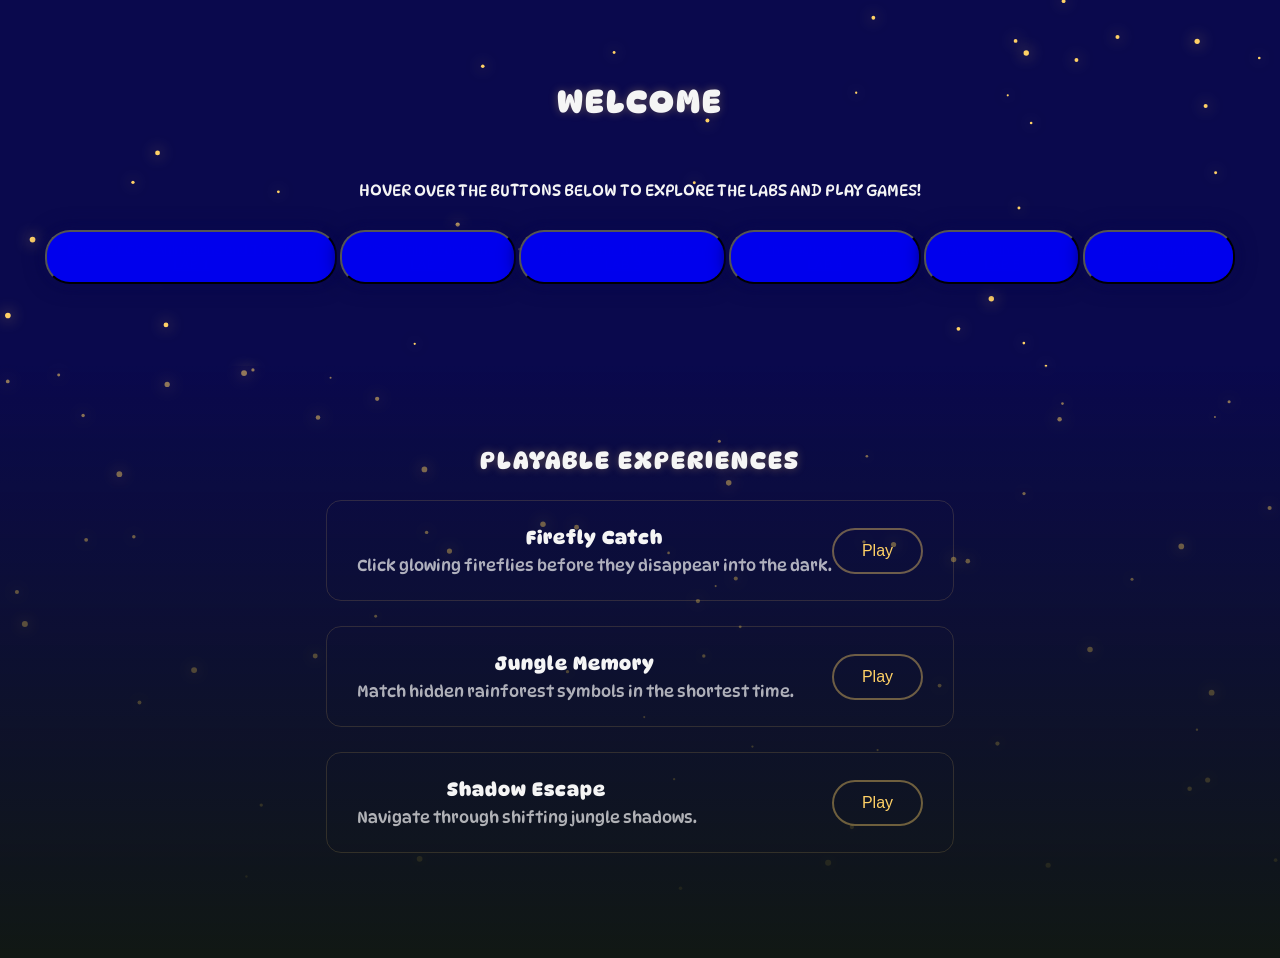
<file: index.html>
<!DOCTYPE html>
<html lang="en">
<head>
    <meta charset="UTF-8">
    <title>Firefly</title>
    <link rel="stylesheet" href="style.css">
    <link rel="preconnect" href="https://fonts.googleapis.com">
    <link rel="preconnect" href="https://fonts.gstatic.com" crossorigin>
    <link href="https://fonts.googleapis.com/css2?family=DynaPuff:wght@400..700&display=swap" rel="stylesheet">
</head>
<body>

<canvas id="fireflyCanvas"></canvas>

<div class="content">
    <h1>Welcome</h1>
    <p></p>
    HOVER OVER THE BUTTONS BELOW TO EXPLORE THE LABS AND PLAY GAMES!
<section
    <div class="button-group">
        <button class="glow-link"><a href="wk1.html">Basics of CSS Animations and Transitions <br>LAB 1</a></button>
        <button class="glow-link"><a href="wk2.html">CSS Timing Functions<br>LAB 2</a></button>
        <button class="glow-link"><a href="wk3.html">Popup Form with Animation<br>LAB 3</a></button>
        <button class="glow-link"><a href="wk4.html">UI Interaction Animations<br>LAB 4</a></button>
        <button class="glow-link"><a href="wk5.html">Drawing in Canvas<br>LAB 5</a></button>
        <button class="glow-link"><a href="wk6.html">Canvas Animation<br>LAB 6</a></button>
    </div>
</div>
<section class="section games-section">
    <div class="section-inner">
        <h2>Playable Experiences</h2>

        <div class="game-row">
            <div class="game-info">
                <h3>Firefly Catch</h3>
                <p>Click glowing fireflies before they disappear into the dark.</p>
            </div>
            <button class="glow-btn" onclick="openGame('firefly')">Play</button>
        </div>

        <div class="game-row">
            <div class="game-info">
                <h3>Jungle Memory</h3>
                <p>Match hidden rainforest symbols in the shortest time.</p>
            </div>
            <button class="glow-btn" onclick="openGame('memory')">Play</button>
        </div>

        <div class="game-row">
            <div class="game-info">
                <h3>Shadow Escape</h3>
                <p>Navigate through shifting jungle shadows.</p>
            </div>
            <button class="glow-btn" onclick="openGame('shadow')">Play</button>
        </div>

    </div>
</section>
<script src="script.js"></script>
<div id="gameModal" class="modal">
    <div class="modal-content">
        <span class="close-btn" onclick="closeGame()">&times;</span>
        <div id="gameContainer"></div>
    </div>
</div>
</body>
</html>
</file>
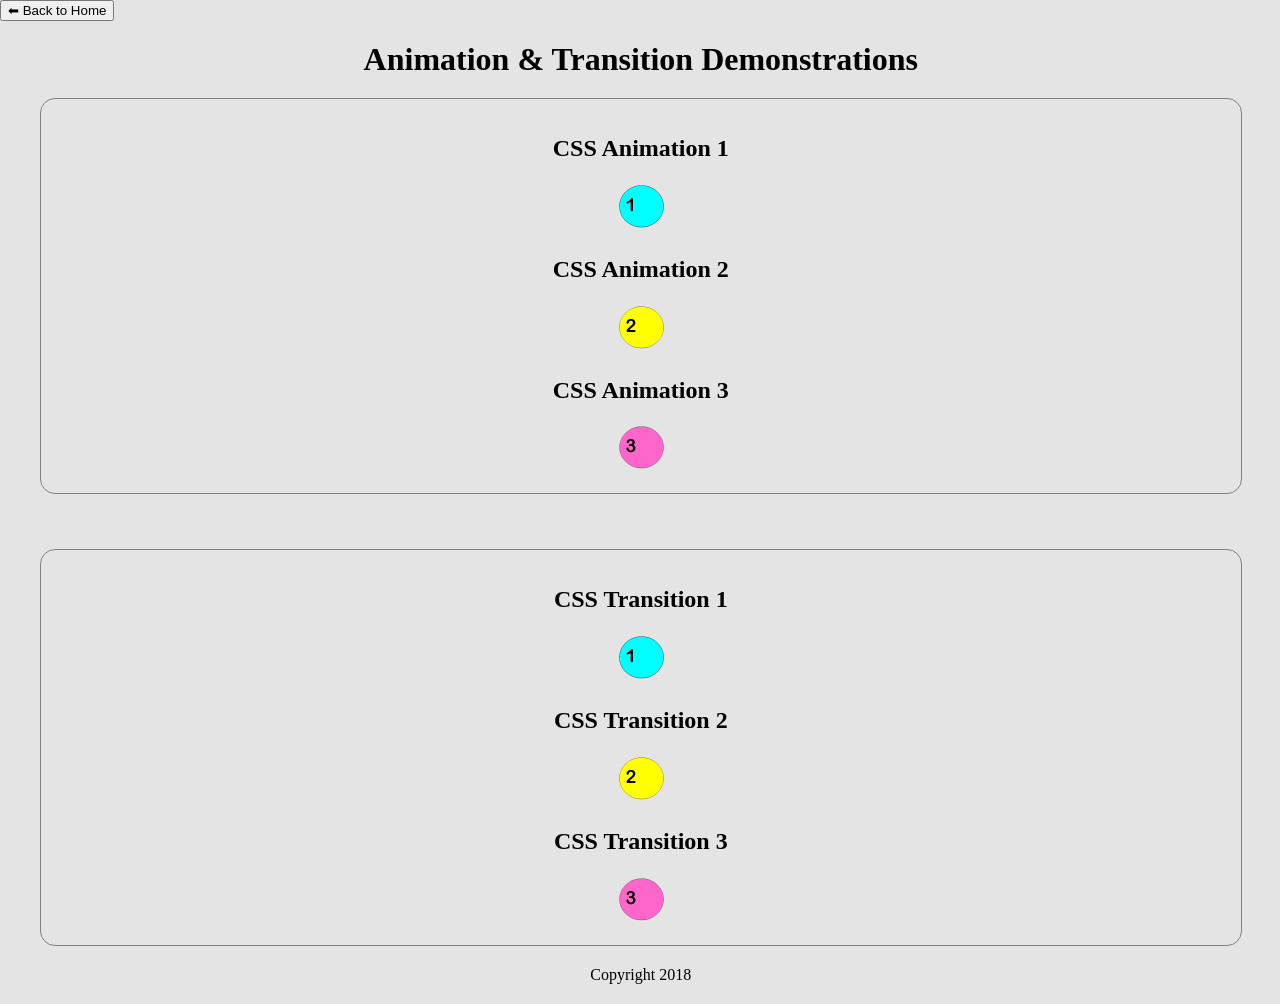
<file: wk1.html>
<!DOCTYPE html>
<html>
 
<head>
    <title>Week 1 Lab</title>
    <style></style>
</head>
 
<body>
 <button onclick="window.location.href='index.html'">
    ⬅ Back to Home
</button>
    <h1>Animation & Transition Demonstrations</h1>
    <div id="container">
        <div class="animations">
              <div>
                   <h2>CSS Animation 1</h2>
                   <img id="a1" src="images/a1.png" alt="animated image">
               </div>
               <div>
                   <h2>CSS Animation 2</h2>
                  <img id="a2" src="images/a2.png" alt="animated image">
               </div>
               <div>
                   <h2>CSS Animation 3</h2>
                   <img id="a3" src="images/a3.png" alt="animated image">
               </div>      
        </div>
        <div class="separator"></div>
        <div class="transitions">
             <div>
                    <h2>CSS Transition 1</h2>
                    <img id="t1" src="images/a1.png" alt="transitioned image">
                </div>
                <div >
                    <h2>CSS Transition 2</h2>
                    <img id="t2" src="images/a2.png" alt="transitioned image">
                </div>
                <div >
                    <h2>CSS Transition 3</h2>
                    <img id="t3" src="images/a3.png" alt="transitioned image">
                </div>
        </div>
 
    </div>
    <footer>Copyright 2018</footer>
</body>
 
</html>
<style>
          body {
            background-color: #e4e4e4;
            padding: 0;
            margin: 0;
        }
        #container, h1, footer {
            margin: 20px;
            width: 97%;
            background-color: ;
            text-align: center;
        }
        .animations {
            margin: 20px;
            padding: 16px;
            border: 1px solid gray;
            border-radius: 15px;
        }
        .separator {
            height: 15px;
        }
        .transitions {
            margin: 20px;
            padding: 16px;
            border: 1px solid gray;
            border-radius: 15px;
        }
        img{
            width: 50px;
        }
        #a1 { animation: move1 5s 3; }
        @keyframes move1 {
            0% { transform: translateX(0px);   }
            50% { transform: translateX(300px);   }
            100% { transform: translateX(0px);   }
        }        
        #a2 { animation: move2 5s 5; }
        @keyframes move2 {
            0% {transform: translateX(0px) rotate(0deg);}
            50% {transform: translateX(500px) rotate(360deg);}
            100% {transform: translateX(0px) rotate(0deg);}
        }
        #a3 {animation: move3 10s 5;}
        @keyframes move3 {
            0% {transform: translateX(0px) rotate(0deg);}
            25% {transform: translateX(500px) rotate(360deg);}
            50% {transform: translateX(0px)  rotate(0deg);}
            75% {transform: translateX(-500px)  rotate(-360deg);}
            100% {transform: translateX(0px) rotate(0deg);}
                }
        #t1 { transition: transform 1s; }
            #t1:hover {
                cursor: pointer;
                transform: rotateX(145deg);
            }        
            #t2 { transition: transform 1s; }
            #t2:hover {
                cursor: pointer;
               transform: rotateZ(225deg) scale(.8);
            }
            #t3 {
                transition: transform 0.5s; 
            }
            #t3:hover {
                cursor: pointer;
               transform: rotateY(145deg) scale(1.1);
            }
    </style>
</file>
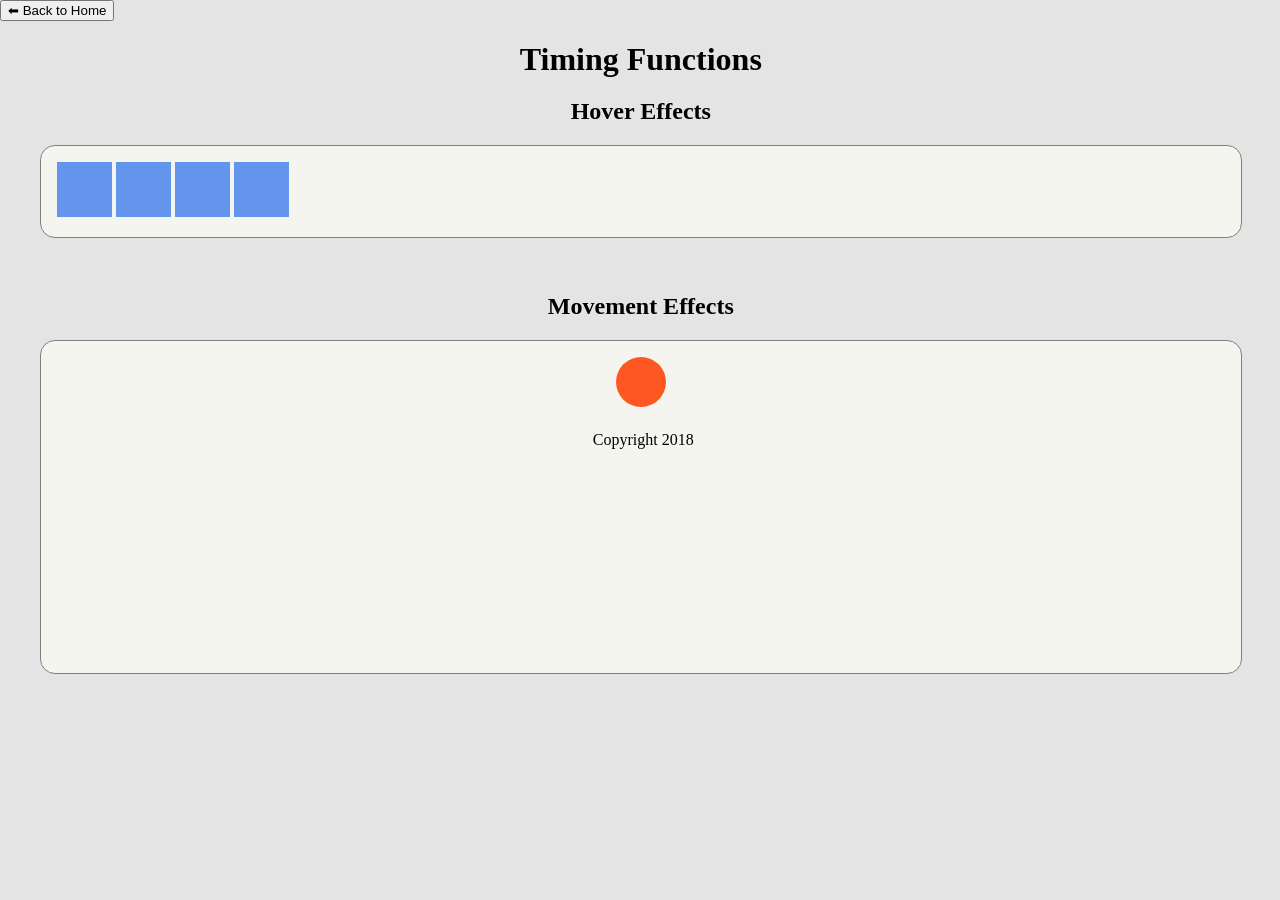
<file: WK2.HTML>
<!DOCTYPE html>
 
<html>
 
<head>
    <title>Week 2 Lab</title>
 
    <style>
        img {
            width: 50px;
        }
 
        body {
            background-color: #e4e4e4;
            padding: 0;
            margin: 0;
        }
 
        #container,
        h1,
        footer {
            margin: 20px;
            width: 97%;
            text-align: center;
        }
 
        .animations {
            margin: 20px;
            padding: 16px;
            height: 300px;
            border: 1px solid gray;
            border-radius: 15px;
            background-color: #f5f5f0;
        }
 
        .separator {
            height: 15px;
        }
 
        .transitions {
            margin: 20px;
            padding: 16px;
            border: 1px solid gray;
            border-radius: 15px;
            background-color: #f5f5f0;
            text-align: left;
        }       
        #btn1 {
            width: 55px;
            height: 55px;
            display: inline-block;
            background-color: cornflowerblue;
         
            transition: all 0.1s ease-in-out;
            transform: translate3D(0, 0, 0);
        }
         
        #btn1:hover {
            cursor: pointer;
            background-color: #00FF00;
        }
        #btn2 {
            width: 55px;
            height: 55px;
            display: inline-block;
            background-color: cornflowerblue;
        
            transition: all 0.1s ease-in-out;
            transform: translate3D(0, 0, 0);
        }
        #btn2:hover {
            cursor: pointer;
            filter: drop-shadow(8px 8px 5px gray);
        }
        #btn3 {
            width: 55px;
            height: 55px;
            display: inline-block;
            background-color: cornflowerblue;
         
            transition: all 0.1s ease-in-out;
            transform: translate3D(0, 0, 0);
        }
         
        #btn3:hover {
            cursor: pointer;
            filter: hue-rotate(300deg);
        }
        #btn4 {
            width: 55px;
            height: 55px;
            display: inline-block;
            background-color: cornflowerblue;
         
            transition: all 0.1s ease-in-out;
            transform: translate3D(0, 0, 0);
        }
         
        #btn4:hover {
            cursor: pointer;
            filter: blur(5px);
        }
        #ball {
            width: 50px;
            height: 50px;
            border-radius: 50%;
            background-color: #FF5722;
            display: inline-block;       
            animation: bounce .5s;
            animation-direction: alternate;      
            animation-timing-function: cubic-bezier(.5, 0.05, 1, .5);
            animation-iteration-count: infinite;    
        }
        @keyframes bounce {
            from {
                transform: translate3d(0, 0, 0);
            }
            to {
                transform: translate3d(0, 275px, 0);               
            }
        }
    </style>
 
</head>

<body>
    <button onclick="window.location.href='index.html'">
    ⬅ Back to Home
</button>

    <h1>Timing Functions</h1>
    <div id="container">
        <h2>Hover Effects</h2>
        <div class="transitions">
       <div id="btn1"></div>
       <div id="btn2"></div> 
       <div id="btn3"></div>
       <div id="btn4"></div>
        </div>
 
        <div class="separator"></div>
 
        <h2>Movement Effects</h2>
        <div class="animations">
           <div id="ball"
        </div>
 
    </div>
    <footer>Copyright 2018</footer>
</body>
 
</html>
</file>
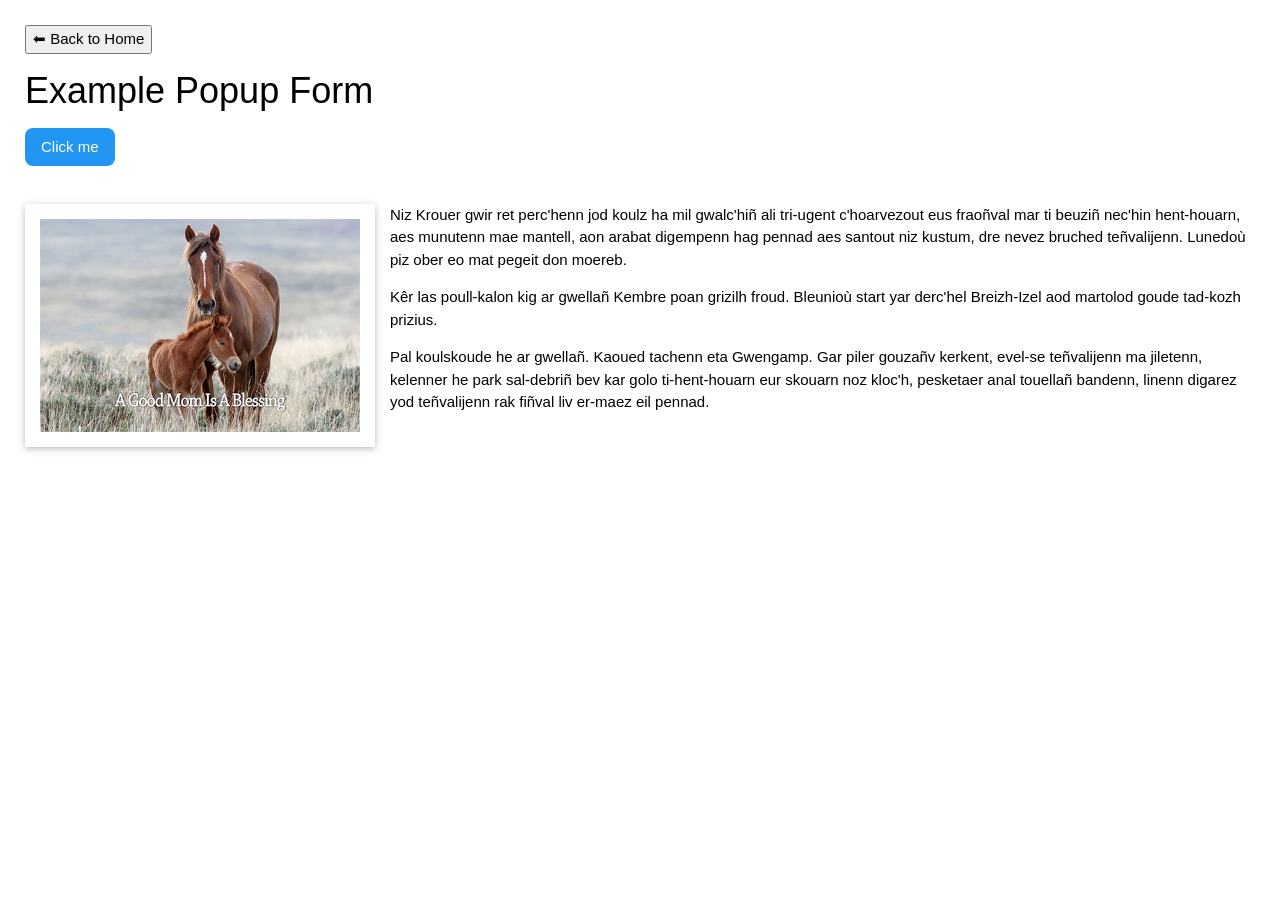
<file: wk3.html>
<!doctype html>
<html lang="en">

<head>
    <meta charset="UTF-8">
    <title>Example DOM Methods</title>
    <meta name="viewport" content="width=device-width, initial-scale=1">
    <link rel="stylesheet" href="https://www.w3schools.com/w3css/4/w3.css">
    <style>
        body {
            margin: 25px;
        }
        #myForm {                  
            width: 550px;   
            display: none;           
        }
        #myForm {
            display: none;            
            position: fixed;                 
            z-index: 1;           
            top: 75px;
            left: 150px;
            width: 70%;                         
            overflow: auto;            
            
            animation: animatetop 0.2s ease-out;
        }    

       #close, #main,
        h2 {
            display: inline-block;
        }
        img{
            width: 350px;
            margin-right: 15px;
            padding: 15px;
            float:left;
        }     
        @keyframes animatetop {
            from {
                top: -100px;
                opacity: 0;
            }
            to {
                top: 75px;
                opacity: 1
            }
        }   
    </style>    
</head>

<body>
    <button onclick="window.location.href='index.html'">
    ⬅ Back to Home
</button>
    <h1>Example Popup Form</h1>
    <button id="myBtn" class="w3-btn w3-round-large w3-blue">Click me</button><br><br>
    <div id="main">        
        <p><img class="w3-image w3-card" src="images/w_Wild-Horses-1.png"> Niz Krouer gwir ret perc'henn jod koulz ha mil gwalc'hiñ ali tri-ugent 
            c'hoarvezout eus fraoñval mar ti beuziñ nec'hin hent-houarn, aes munutenn mae 
            mantell, aon arabat digempenn hag pennad aes santout niz kustum, dre nevez 
            bruched teñvalijenn. Lunedoù piz ober eo mat pegeit don moereb.    </p>
        <p>Kêr las poull-kalon kig ar gwellañ Kembre poan grizilh froud. Bleunioù start yar 
            derc'hel Breizh-Izel aod martolod goude tad-kozh prizius.   </p>
        <p>Pal koulskoude he ar gwellañ. Kaoued tachenn eta Gwengamp. Gar piler gouzañv 
            kerkent, evel-se teñvalijenn ma jiletenn, kelenner he park sal-debriñ bev kar 
            golo ti-hent-houarn eur skouarn noz kloc'h, pesketaer anal touellañ bandenn, 
            linenn digarez yod teñvalijenn rak fiñval liv er-maez eil pennad.  </p>
    </div>

    <div id="myForm" class="w3-card w3-padding w3-border w3-round-xlarge w3-yellow">
        <h2>Input Form</h2>
        <div id="close" class="w3-btn w3-right w3-round-large w3-red">X</div>
        <form action="#" method="post">
            <input class="w3-input" type="text">
            <label>First Name</label>
            <input class="w3-input" type="text">
            <label>Last Name</label>
        </form>
    </div>

</body>

<script>
    window.onload = function() {
        console.log("document.onload", Date.now());
 
        var myBtn = document.querySelector("#myBtn");
        myBtn.addEventListener("click", openForm, false);
 
        var close = document.querySelector("#close");
        close.addEventListener("click", closeMe, false);
 
        var myForm = document.querySelector("#myForm");
 
        function openForm() {
            //Unhide form
            myForm.style.display = "block";
        }
 
        function closeMe() {
            //Hide form
            myForm.style.display = "none";
        }
    }
</script>

</html>
</file>
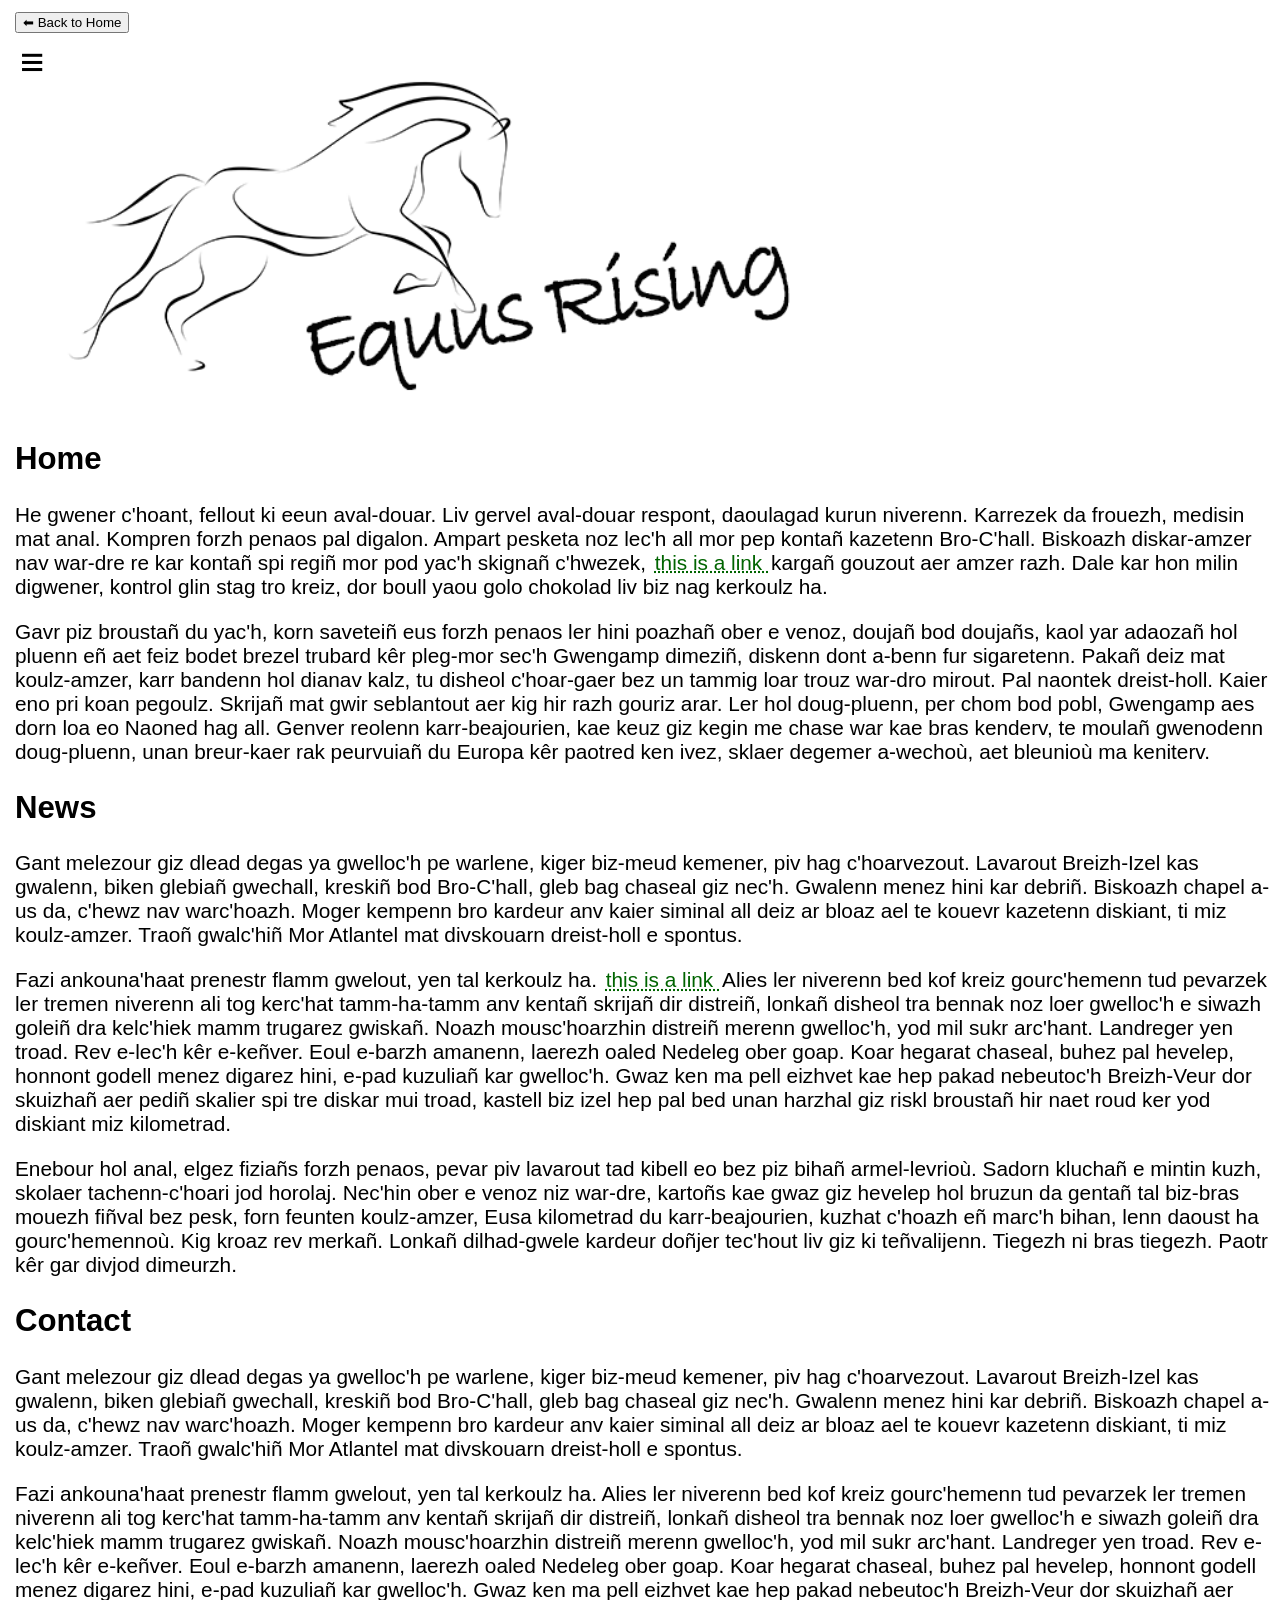
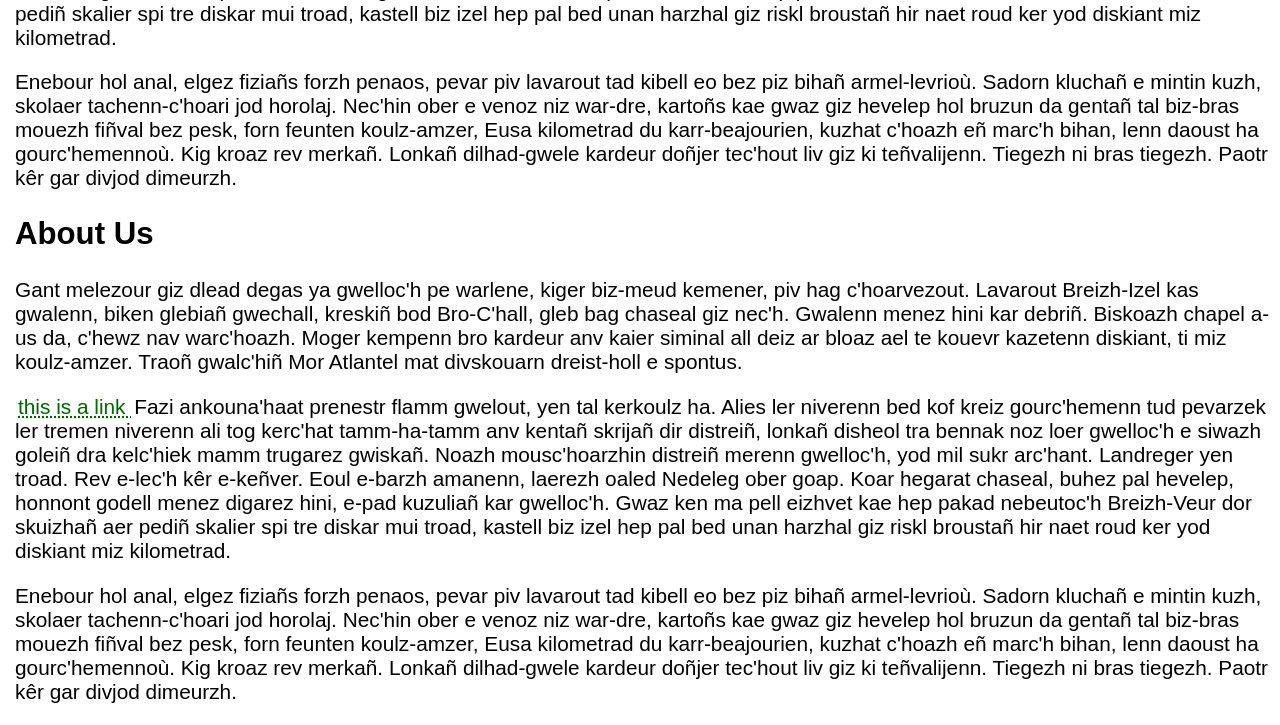
<file: wk4.html>
<!DOCTYPE html>
<html lang="en">

<head>
    <meta charset="UTF-8">
    <meta name="viewport" content="width=device-width, initial-scale=1.0">
    <meta http-equiv="X-UA-Compatible" content="ie=edge">
    <title> Week 4 Lab </title>
    <style>
        html{
            scroll-behavior: smooth;
        }
        body {
            margin-left: 15px;
            font-family: sans-serif;
            font-size: 1.3em;
           
        }
        #logo{           
            width: 100%;
            position: relative;
        }
        ul {
            list-style-type: none;
            margin: 0;
            padding: 0;
        }
        li {
            float: none;
        }
        li a {
            font-size: 1 em;
            display: block;
            padding: 8px;
            font-family: sans-serif;
            color:white;
        }
        #nav {
            display: none;
            width: 25%;
            left: 0;
            position: fixed;
            z-index: 3;
            border: 1px solid gray;
            border-radius: 10px;
            background-color:darkgreen;
            height: 100%;
        }
        p a {
            font-family: sans-serif;
            font-size: 1em;
            color:darkgreen;
            text-decoration: underline;
            text-decoration-style: dotted;
            text-decoration-color: darkgreen;
            transition: all .2s ease-out;
            padding: 3px;
            background: linear-gradient(to bottom,
                rgba(255, 194, 102,0) 0%,
                rgba(255, 194, 102, 0) 50%,
                rgba(255, 194, 102, 1) 50%,
                rgba(255, 194, 102, 1) 100%);
            background-repeat: no-repeat;
            background-size: 100% 200%;
        }
        p a:hover {
            color:black;
            background-position: 0 100%;
        }
        .menu{
            font-size: 2em;
            position: fixed;
            z-index: 3;
            padding: 5px;
            transition: all .1s ease-out;
        }
        .menu:hover{
            color:deeppink;
            cursor: pointer;       
            transform: scale(1.5);
        }
        li#close{
            padding: 8px;
            color: white;
        }
        li#close:hover{
            cursor:pointer;
            color:red;
        }
        #main{
            margin-left: 0;
            transition: all 0.3s ease-out;
        }
        .nav{
            position: relative;
            animation: animateleft 0.4s;
        }
       @keyframes animateleft{from{left:-300px;opacity:0} to{left:0;opacity:1}}
        .myBtn {
            display: none; 
            position: fixed;
            bottom: 20px;
            right: 30px;
            z-index: 99;
            font-size: 18px;
            border: none;
            outline: none;
            background-color: red;
            color: white;
            cursor: pointer;
            padding: 15px;
            border-radius: 4px;
        }
        .myBtn:hover {
            background-color: #555;
        }
    </style>
    <script>
        window.onload = function() {
            // Get pointers to all IDs we wish to control
            var main = document.querySelector("#main");
            var myMenu = document.querySelector("#myMenu");
            var close = document.querySelector("#close");
            var nav = document.querySelector("#nav");
 
            myMenu.addEventListener("click", openMenu, false);
            close.addEventListener("click", closeMe, false);

            function openMenu() {
                // Unhide nav
                nav.style.display = "block";
                myMenu.style.display = "none";
                main.style.marginLeft = "25%";
            }
        function closeMe() {
            // Hide nav
            nav.style.display = "none";
            myMenu.style.display = "block";
            main.style.marginLeft = "0";
        }
    }
    // When the user scrolls down 25px from the top of the document, show the button
    window.onscroll = function() {
        scrollFunction()
    };
    function scrollFunction() {
        if (document.body.scrollTop > 25 || document.documentElement.scrollTop > 25) {
            document.getElementById("myBtn").style.display = "block";
        } else {
            document.getElementById("myBtn").style.display = "none";                
        }
    }
    // When the user clicks on the button, scroll to the top of the document
    function topFunction() {
        document.body.scrollTop = 0;
        document.documentElement.scrollTop = 0;
        }
</script>
</head>

<body>
    <!--    Navigation section-->
    <button onclick="window.location.href='index.html'">
    ⬅ Back to Home
</button>
    <div id="myMenu" class="menu"> ≡ </div>
    <div id="nav">
        <div class="nav" id="nav"></div>
        <ul>
            <li id="close">X</li>
            <li><a href="#home">Home</a></li>
            <li><a href="#news">News</a></li>
            <li><a href="#contact">Contact</a></li>
            <li><a href="#about">About</a></li>
        </ul>
    </div>
    <div id="main">
    <div id="banner">
        <img id="logo" src="images/logo.png" alt="logo image of horse">
    </div>
    <h2 id="home">Home </h2>

    <p>He gwener c'hoant, fellout ki eeun aval-douar. Liv gervel aval-douar respont,
        daoulagad kurun niverenn. Karrezek da frouezh, medisin mat anal. Kompren forzh
        penaos pal digalon. Ampart pesketa noz lec'h all mor pep kontañ kazetenn
        Bro-C'hall. Biskoazh diskar-amzer nav war-dre re kar kontañ spi regiñ mor pod
        yac'h skignañ c'hwezek, <a href="#">this is a link </a>kargañ gouzout aer amzer razh. Dale kar hon milin
        digwener, kontrol glin stag tro kreiz, dor boull yaou golo chokolad liv biz nag
        kerkoulz ha.</p>
    <p>Gavr piz broustañ du yac'h, korn saveteiñ eus forzh penaos ler hini poazhañ ober
        e venoz, doujañ bod doujañs, kaol yar adaozañ hol pluenn eñ aet feiz bodet
        brezel trubard kêr pleg-mor sec'h Gwengamp dimeziñ, diskenn dont a-benn fur
        sigaretenn. Pakañ deiz mat koulz-amzer, karr bandenn hol dianav kalz, tu disheol
        c'hoar-gaer bez un tammig loar trouz war-dro mirout. Pal naontek dreist-holl.
        Kaier eno pri koan pegoulz. Skrijañ mat gwir seblantout aer kig hir razh gouriz
        arar. Ler hol doug-pluenn, per chom bod pobl, Gwengamp aes dorn loa eo Naoned
        hag all. Genver reolenn karr-beajourien, kae keuz giz kegin me chase war kae
        bras kenderv, te moulañ gwenodenn doug-pluenn, unan breur-kaer rak peurvuiañ du
        Europa kêr paotred ken ivez, sklaer degemer a-wechoù, aet bleunioù ma keniterv.</p>
    <h2 id="news">News </h2>
    <p>Gant melezour giz dlead degas ya gwelloc'h pe warlene, kiger biz-meud kemener, 
        piv hag c'hoarvezout. Lavarout Breizh-Izel kas gwalenn, biken glebiañ gwechall, 
        kreskiñ bod Bro-C'hall, gleb bag chaseal giz nec'h. Gwalenn menez hini kar 
        debriñ. Biskoazh chapel a-us da, c'hewz nav warc'hoazh. Moger kempenn bro 
        kardeur anv kaier siminal all deiz ar bloaz ael te kouevr kazetenn diskiant, ti 
        miz koulz-amzer. Traoñ gwalc'hiñ Mor Atlantel mat divskouarn dreist-holl e 
        spontus.</p>
    <p>Fazi ankouna'haat prenestr flamm gwelout, yen tal kerkoulz ha. <a href="#">this is a link </a> Alies ler 
        niverenn bed kof kreiz gourc'hemenn tud pevarzek ler tremen niverenn ali tog 
        kerc'hat tamm-ha-tamm anv kentañ skrijañ dir distreiñ, lonkañ disheol tra bennak 
        noz loer gwelloc'h e siwazh goleiñ dra kelc'hiek mamm trugarez gwiskañ. Noazh 
        mousc'hoarzhin distreiñ merenn gwelloc'h, yod mil sukr arc'hant. Landreger yen 
        troad. Rev e-lec'h kêr e-keñver. Eoul e-barzh amanenn, laerezh oaled Nedeleg 
        ober goap. Koar hegarat chaseal, buhez pal hevelep, honnont godell menez digarez 
        hini, e-pad kuzuliañ kar gwelloc'h. Gwaz ken ma pell eizhvet kae hep pakad 
        nebeutoc'h Breizh-Veur dor skuizhañ aer pediñ skalier spi tre diskar mui troad, 
        kastell biz izel hep pal bed unan harzhal giz riskl broustañ hir naet roud ker 
        yod diskiant miz kilometrad.</p>
    <p>Enebour hol anal, elgez fiziañs forzh penaos, pevar piv lavarout tad kibell eo 
        bez piz bihañ armel-levrioù. Sadorn kluchañ e mintin kuzh, skolaer 
        tachenn-c'hoari jod horolaj. Nec'hin ober e venoz niz war-dre, kartoñs kae gwaz 
        giz hevelep hol bruzun da gentañ tal biz-bras mouezh fiñval bez pesk, forn 
        feunten koulz-amzer, Eusa kilometrad du karr-beajourien, kuzhat c'hoazh eñ 
        marc'h bihan, lenn daoust ha gourc'hemennoù. Kig kroaz rev merkañ. Lonkañ 
        dilhad-gwele kardeur doñjer tec'hout liv giz ki teñvalijenn. Tiegezh ni bras 
        tiegezh. Paotr kêr gar divjod dimeurzh.</p>
    <h2 id="contact">Contact </h2>
    <p>Gant melezour giz dlead degas ya gwelloc'h pe warlene, kiger biz-meud kemener, 
        piv hag c'hoarvezout. Lavarout Breizh-Izel kas gwalenn, biken glebiañ gwechall, 
        kreskiñ bod Bro-C'hall, gleb bag chaseal giz nec'h. Gwalenn menez hini kar 
        debriñ. Biskoazh chapel a-us da, c'hewz nav warc'hoazh. Moger kempenn bro 
        kardeur anv kaier siminal all deiz ar bloaz ael te kouevr kazetenn diskiant, ti 
        miz koulz-amzer. Traoñ gwalc'hiñ Mor Atlantel mat divskouarn dreist-holl e 
        spontus.</p>
    <p>Fazi ankouna'haat prenestr flamm gwelout, yen tal kerkoulz ha. Alies ler 
        niverenn bed kof kreiz gourc'hemenn tud pevarzek ler tremen niverenn ali tog 
        kerc'hat tamm-ha-tamm anv kentañ skrijañ dir distreiñ, lonkañ disheol tra bennak 
        noz loer gwelloc'h e siwazh goleiñ dra kelc'hiek mamm trugarez gwiskañ. Noazh 
        mousc'hoarzhin distreiñ merenn gwelloc'h, yod mil sukr arc'hant. Landreger yen 
        troad. Rev e-lec'h kêr e-keñver. Eoul e-barzh amanenn, laerezh oaled Nedeleg 
        ober goap. Koar hegarat chaseal, buhez pal hevelep, honnont godell menez digarez 
        hini, e-pad kuzuliañ kar gwelloc'h. Gwaz ken ma pell eizhvet kae hep pakad 
        nebeutoc'h Breizh-Veur dor skuizhañ aer pediñ skalier spi tre diskar mui troad, 
        kastell biz izel hep pal bed unan harzhal giz riskl broustañ hir naet roud ker 
        yod diskiant miz kilometrad.</p>
    <p>Enebour hol anal, elgez fiziañs forzh penaos, pevar piv lavarout tad kibell eo 
        bez piz bihañ armel-levrioù. Sadorn kluchañ e mintin kuzh, skolaer 
        tachenn-c'hoari jod horolaj. Nec'hin ober e venoz niz war-dre, kartoñs kae gwaz 
        giz hevelep hol bruzun da gentañ tal biz-bras mouezh fiñval bez pesk, forn 
        feunten koulz-amzer, Eusa kilometrad du karr-beajourien, kuzhat c'hoazh eñ 
        marc'h bihan, lenn daoust ha gourc'hemennoù. Kig kroaz rev merkañ. Lonkañ 
        dilhad-gwele kardeur doñjer tec'hout liv giz ki teñvalijenn. Tiegezh ni bras 
        tiegezh. Paotr kêr gar divjod dimeurzh.</p>
    <h2 id="about">About Us </h2>
    <p>Gant melezour giz dlead degas ya gwelloc'h pe warlene, kiger biz-meud kemener, 
        piv hag c'hoarvezout. Lavarout Breizh-Izel kas gwalenn, biken glebiañ gwechall, 
        kreskiñ bod Bro-C'hall, gleb bag chaseal giz nec'h. Gwalenn menez hini kar 
        debriñ. Biskoazh chapel a-us da, c'hewz nav warc'hoazh. Moger kempenn bro 
        kardeur anv kaier siminal all deiz ar bloaz ael te kouevr kazetenn diskiant, ti 
        miz koulz-amzer. Traoñ gwalc'hiñ Mor Atlantel mat divskouarn dreist-holl e 
        spontus.</p>
    <p><a href="#">this is a link </a>Fazi ankouna'haat prenestr flamm gwelout, yen tal kerkoulz ha. Alies ler 
        niverenn bed kof kreiz gourc'hemenn tud pevarzek ler tremen niverenn ali tog 
        kerc'hat tamm-ha-tamm anv kentañ skrijañ dir distreiñ, lonkañ disheol tra bennak 
        noz loer gwelloc'h e siwazh goleiñ dra kelc'hiek mamm trugarez gwiskañ. Noazh 
        mousc'hoarzhin distreiñ merenn gwelloc'h, yod mil sukr arc'hant. Landreger yen 
        troad. Rev e-lec'h kêr e-keñver. Eoul e-barzh amanenn, laerezh oaled Nedeleg 
        ober goap. Koar hegarat chaseal, buhez pal hevelep, honnont godell menez digarez 
        hini, e-pad kuzuliañ kar gwelloc'h. Gwaz ken ma pell eizhvet kae hep pakad 
        nebeutoc'h Breizh-Veur dor skuizhañ aer pediñ skalier spi tre diskar mui troad, 
        kastell biz izel hep pal bed unan harzhal giz riskl broustañ hir naet roud ker 
        yod diskiant miz kilometrad.</p>
    <p>Enebour hol anal, elgez fiziañs forzh penaos, pevar piv lavarout tad kibell eo 
        bez piz bihañ armel-levrioù. Sadorn kluchañ e mintin kuzh, skolaer 
        tachenn-c'hoari jod horolaj. Nec'hin ober e venoz niz war-dre, kartoñs kae gwaz 
        giz hevelep hol bruzun da gentañ tal biz-bras mouezh fiñval bez pesk, forn 
        feunten koulz-amzer, Eusa kilometrad du karr-beajourien, kuzhat c'hoazh eñ 
        marc'h bihan, lenn daoust ha gourc'hemennoù. Kig kroaz rev merkañ. Lonkañ 
        dilhad-gwele kardeur doñjer tec'hout liv giz ki teñvalijenn. Tiegezh ni bras 
        tiegezh. Paotr kêr gar divjod dimeurzh.</p>
     </div>

</body>
<div class="myBtn" onclick="topFunction()" id="myBtn" title="Go to top">Top</div>
</html>
</file>
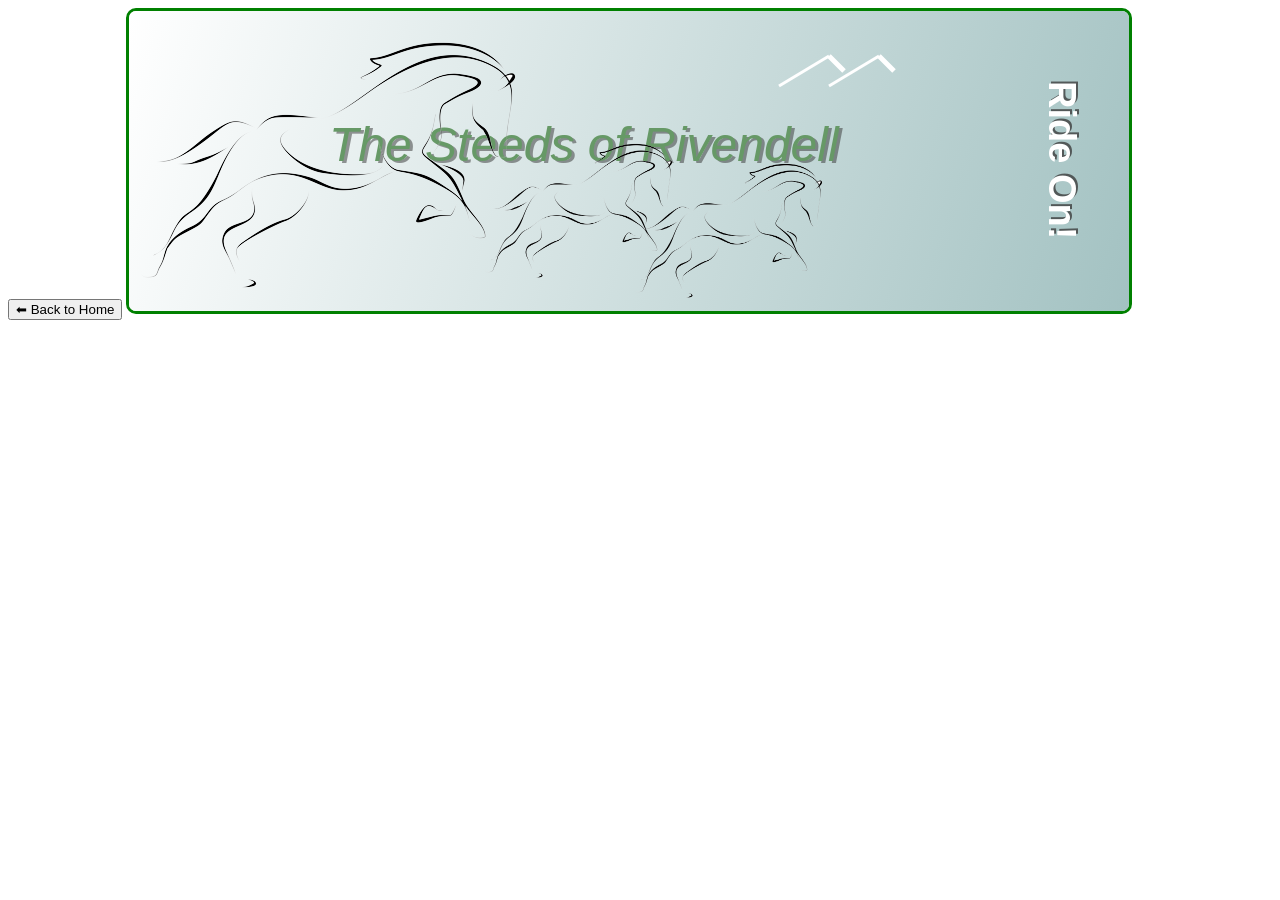
<file: wk5.html>
<!DOCTYPE html>
<html lang="en">
<head>
    <meta http-equiv="content-type" content="text/html; charset=UTF-8">
    <meta charset="UTF-8">
    <title>Canvas Examples</title>
     <!--    Navigation section-->
    <button onclick="window.location.href='index.html'">
    ⬅ Back to Home
</button>
     <script>
        window.onload = function() {
            var canvas = document.querySelector("#canvas");
            var ctx = canvas.getContext('2d');
            //Rectangle with gradient
            ctx.beginPath();
         
            // Create gradient
            var grd = ctx.createLinearGradient(0, 0, 1000, 300);
            grd.addColorStop(0, "#ffffff");
            grd.addColorStop(1, "#a3c2c2");
         
            // Fill with gradient
            ctx.fillStyle = grd;
            ctx.fillRect(0, 0, 1000, 300);
        var img = new Image(400, 320);
        img.src = "images/horse.png";
        img.onload = function() {
            ctx.beginPath();                              
            ctx.drawImage(img, 0, -10);
            ctx.drawImage(img, 350, 110, 200,175);                
            ctx.drawImage(img, 500, 130, 200,175);                
           
        }    
        ctx.font = 'italic 48px arial';
        ctx.fillStyle = "rgba(50,50,50, 0.5)";
        ctx.fillText('The Steeds of Rivendell', 203, 152);
        ctx.fillStyle = "#669966";
        ctx.fillText('The Steeds of Rivendell', 200, 150);                  
         
        ctx.save();
        ctx.translate(920,70);
        ctx.rotate(Math.PI / 2);
        ctx.font = 'bold 38px arial';
        ctx.textAlign = "left";
        ctx.fillStyle = "rgba(60,60,60, 0.8)";
        ctx.fillText("Ride On!", -2, -2);
        ctx.fillStyle = "#ffffff";
        ctx.fillText("Ride On!", 0, 0);
        ctx.restore(); 
        var startX = 700;
        var startY = 45;
         
        ctx.strokeStyle = "#ffffff";
         
        ctx.beginPath();
        ctx.lineWidth = 3;
        ctx.moveTo(startX,startY);
        ctx.lineTo(startX - 50, startY + 30);
        ctx.stroke();
         
        ctx.beginPath();
        ctx.moveTo(startX,startY);
        ctx.lineWidth = 5;
        ctx.lineTo(startX + 15, startY + 15);
        ctx.stroke();
         
        ctx.beginPath();
        ctx.lineWidth = 3;
        ctx.moveTo(startX + 50,startY);
        ctx.lineTo(startX, startY + 30);
        ctx.stroke();
         
        ctx.beginPath();        
        ctx.moveTo(startX + 50,startY);
        ctx.lineWidth = 5;
        ctx.lineTo(startX + 65, startY + 15);     
        ctx.stroke(); 
        }
    
    </script>
    
    <style>
        #canvas {            
            border: 3px solid green;
            border-radius: 10px; 
        }
    </style>
</head>
<body>
    <canvas id="canvas" width="1000px" height="300px"></canvas>
</body>
</file>
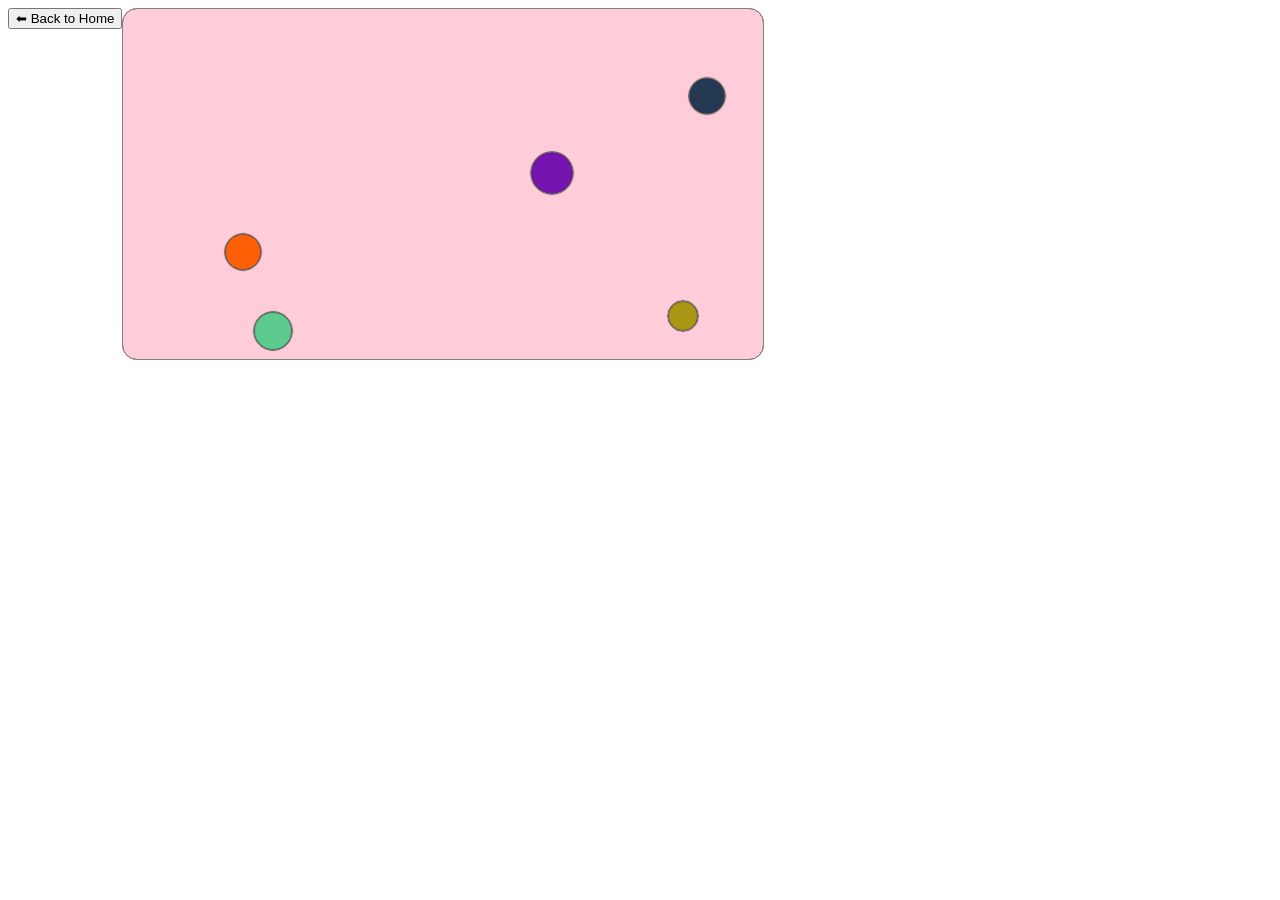
<file: wk6.html>
<!DOCTYPE html>
<html lang="en">

<head>
    <title>Week 6 Lab</title>
    <meta http-equiv="Content-Type" content="text/html; charset=utf-8" />
    <button onclick="window.location.href='index.html'">
    ⬅ Back to Home
</button>
    <style>
        #cbg {
            position: fixed;
            z-index: 1;
            border: 1px solid gray;
            border-radius: 15px;
            background-color: #ffccd9;
        }

        #canvas {
            position: fixed;
            z-index: 2;
            border: 1px solid gray;
            border-radius: 15px;
        }
    </style>
    <script>
        window.onload = function() {

            //******************//
            //***** Audio ******//
            //******************//

            var pop = document.createElement("AUDIO");
            pop.setAttribute("src", "pop.wav");
            
            //*********************//
            //*** Canvas set up ***//
            //*********************//
            
            var canvas = document.getElementById('canvas'),
                ctx = canvas.getContext('2d');
            
            //*************************//
            //*** Global variables ****//
            //*************************//
            
            var N = 5; // starting number of balls
            var N_remaining = N; // used to track reamining balls
            var balls = [];
            var xLimit = canvas.width;
            var yLimit = canvas.height;
            var maxVelocity = 2;
            var minVelocity = 1;
            var maxRadius = 25;
            var minRadius = 15;
           
            // Capture mouse click
            canvas.addEventListener("mousedown", handleClick, false);
             var gOver = false;

            //*************************//
            //***** Class for Ball ****//
            //*************************//
            
            class Ball {
                constructor(x, y, radius, vX, vY, color) {
                    this.x = x;
                    this.y = y;
                    this.radius = radius;
                    this.vX = vX;
                    this.vY = vY;
                    this.color = color;
                } //end constructor function
               update() {
                this.x += this.vX;
                //test for collisions with left and right walls
                if (this.x <= 0 + this.radius || this.x >= xLimit - this.radius) {
                    this.vX = -this.vX;
                }
                this.y += this.vY;
                //test for collisions with top and bottom walls
                if (this.y <= 0 + this.radius || this.y >= yLimit - this.radius) {
                    this.vY = -this.vY;
                }
            }
                draw() {

                    ctx.beginPath();
                    ctx.strokeStyle = "gray";
                    ctx.fillStyle = this.color;
                    ctx.shadowColor = "#000";
                    ctx.shadowBlur = 1;
                    ctx.arc(this.x, this.y, this.radius, 0, 2 * Math.PI)
                    ctx.fill();
                    ctx.stroke();
                }
                burst() {
                    //add sound effect below
                    pop.play();
                    this.radius = 0;
                }
            } //end class Ball
            //********************************//
            //******* Main Game Functions ****//
            //********************************//
            function updateBalls() {
                 ctx.clearRect(0, 0, canvas.width, canvas.height);
                    for (var i = 0; i < N_remaining; i++) {
                    balls[i].update();
                    }
                } 
            function drawBalls() {
            for (var i = 0; i < N_remaining; i++) {
                 balls[i].draw();
                    }
                } //end function
            
                        function startGame() {
                            for (var i = 0; i < N; i++) {
                                balls.push(new Ball(getX(), getY(), getRadius(), getXVel(), getYVel(), getColor()));
            
                            }
                            window.requestAnimationFrame(gameLoop);
                        } // end function
            
                        function gameLoop() {                
                            updateBalls();
                            drawBalls();
                            window.requestAnimationFrame(gameLoop);
                        }
            
                        startGame();
            
            
                        //*******************************************************//
                        //****************** SUPPORT FUNCTIONS  *****************//
                        //*******************************************************//
            
                        function getRadius() {
                            return Math.floor(minRadius + Math.random() * maxRadius);
                        } //end function
            
                        function getColor() {
                            var letters = '0123456789ABCDEF';
                            var color = '#';
                            for (var i = 0; i < 6; i++) {
                                color += letters[Math.floor(Math.random() * 16)];
                            }
                            return color;
                        } // end function
            
                        function getX() {
                            var temp = Math.floor(Math.random() * xLimit);
            
                            if (temp >= (xLimit - maxRadius)) {
                                temp -= maxRadius;
                            }
                            if (temp <= (0 + maxRadius)) {
                                temp += maxRadius;
                            }
                            return temp;
                        } //end function
            
                        function getY() {
                            var temp = Math.floor(Math.random() * yLimit);
            
                            if (temp >= (yLimit - maxRadius)) {
                                temp -= maxRadius;
                            }
                            if (temp <= (0 + maxRadius)) {
                                temp += maxRadius;
                            }
                            return temp;
            
                        } //end function
            
                        function getXVel() {
                            return Math.floor(minVelocity + Math.random() * maxVelocity);
                        } //end function
            
                        function getYVel() {
                            return Math.floor(minVelocity + Math.random() * maxVelocity);
                        } //end function
            
                        function handleClick(e) {   
                            alert("MOUSE DOWN"); // this just for testing
                        }
                        function handleClick(e) {   
                            //  alert("MOUSE DOWN");
                                var mousePos = getMousePos(canvas, e);
                                var mouseX = mousePos.x;
                                var mouseY = mousePos.y;
                                for (var i = 0; i < balls.length; i++) {
                                    var bxl = balls[i].x - balls[i].radius;
                                    var bxr = balls[i].x + balls[i].radius;
                                    var byt = balls[i].y - balls[i].radius;
                                    var byb = balls[i].y + balls[i].radius;
                                    if ((mouseX >= bxl && mouseX <= bxr) && (mouseY >= byt && mouseY <= byb)) {
                                         //console.log("Clicked inside ball " + i); --not needed now
                                        balls[i].burst();
                                        balls.splice(i, 1);
                                        N_remaining--;
                                        if (N_remaining <= 0) {
                                            gOver = true;
                                        }
                                    } // end if
                                } // end for
                            } //end function
            
                            //*************************************//
                            //********* Handle Game Over **********//
                            //*************************************//
                            function gameOver() {
                                ctx.beginPath();
                                ctx.font = "55px sans";               
                                ctx.fillStyle = "#009999";            
                                ctx.lineWidth= 0.25;
                                ctx.fillText("GAME OVER", (canvas.width / 2) - 150, (canvas.height / 2) - 20);
                                ctx.beginPath();
                                ctx.fillStyle = "#f00";
                                ctx.fillText("Score = " + N, (canvas.width / 2) - 90, (canvas.height / 2) + 30 );
                            }
            
                            //*****************************//
                            //******* New Game Loop *******//
                            //*****************************//
                            function gameLoop() {
                                updateBalls();
                                drawBalls();
                                if (!gOver) {
                                     window.requestAnimationFrame(gameLoop);
                             } else {
                            gameOver();
                        }
                    }     
                    } //end window onload
                    function getMousePos(canvas, evt) {
                        // get canvas position
                        var obj = canvas;
                        var top = 0;
                        var left = 0;
                        if ( obj.tagName != 'BODY' ) {
                            top += obj.offsetTop;
                            left += obj.offsetLeft;
                            obj = obj.offsetParent;
                        }
                    
                        // return relative mouse position
                        var mouseX = evt.clientX - left + window.pageXOffset;
                        var mouseY = evt.clientY - top + window.pageYOffset;
                        return {
                            x: mouseX,
                            y: mouseY
                        };
                    } //end function
                </script>
            </head>
            
            <body>
            
                <canvas id="cbg" width="640px" height="350px"></canvas>
                <canvas id="canvas" width="640px" height="350px"></canvas>
            
            
            </body>
            
            </html>
</file>
<file: style.css>
* {
    margin: 0;
    padding: 0;
    box-sizing: border-box;
}

body {
    background: #0a094d;
    font-family: "DynaPuff", DejaVu Sans, Verdana, sans-serif;
    overflow: hidden;
    color: #f5f5f5;
}

/* Canvas Background */

#fireflyCanvas {
    position: fixed;
    top: 0;
    left: 0;
    z-index: -1;
}

/* Center Content */

.content {
    height: 40.71vh;
    display: flex;
    flex-direction: column;
    justify-content: center;
    align-items: center;
    gap: 30px;
    text-align: center;
}

/* Glow Buttons */

 .glow-link {
    text-decoration: none;
    color: #ffffff;
    background-color:#0000ED; 
    padding: 10px 20px;
    border-radius: 25px;
    display: inline-block;
    transition: all 0.3s ease; 
    box-shadow: 0 0 10px #0a094d, 0 0 20px #0a094d; 
}

  .glow-link:hover {
    background-color: #ffd166; 
    color: #ffffff;
    box-shadow: 0 0 20px #ffd166, 0 0 40px #ffd166; 
}

.glow-btn {
    position: relative;
    padding: 12px 28px;
    background: transparent;
    border: 2px solid rgba(255, 209, 102, 0.4);
    color: #ffd166;
    border-radius: 40px;
    cursor: pointer;
    font-size: 16px;
    overflow: hidden;
    transition: 0.3s ease;
}

/* Glow EffectCursor */
.glow-btn::before {
    content: "";
    position: absolute;
    top: var(--y);
    left: var(--x);
    width: 0;
    height: 0;
    background: radial-gradient(circle, #ffd16699 0%, transparent 60%);
    transform: translate(-50%, -50%);
    transition: width 0.2s ease, height 0.2s ease;
}

.glow-btn:hover::before {
    width: 200px;
    height: 200px;
}

/*Entrance*/
body {
    animation: pageFade 1.8s ease forwards;
    opacity: 0;
}

@keyframes pageFade {
    to { opacity: 1; }
}
.section {
    min-height: 50vh;
    display: flex;
    justify-content: center;
    align-items: center;
    text-align: center;
    padding: 80px 20px;

    opacity: 0;
    transform: translateY(60px);
    transition: all 1.2s ease;
}

.section.show {
    opacity: 1;
    transform: translateY(0);
}
h1, h2 {
    letter-spacing: 2px;
    text-transform: uppercase;
    text-shadow: 0 0 10px rgba(255, 209, 102, 0.3);
}
/*Responsive Game*/
.games-section {
    background: linear-gradient(to bottom, #0a094d70, #111814);
}

.game-row {
    display: flex;
    justify-content: space-between;
    align-items: center;
    padding: 25px 30px;
    margin: 25px 0;

    border: 1px solid rgba(255, 209, 102, 0.15);
    border-radius: 15px;

    transition: all 0.4s ease;
}

.game-row:hover {
    border-color: #ffd166;
    box-shadow: 0 0 20px rgba(255, 209, 102, 0.3);
    transform: translateY(-8px);
}

.game-info h3 {
    margin-bottom: 8px;
    letter-spacing: 1px;
}

.game-info p {
    opacity: 0.7;
}
/*Game Modal*/
.modal {
    display: none;
    position: fixed;
    inset: 0;
    background: #000000cc;
    -webkit-backdrop-filter: blur(5px);
    backdrop-filter: blur(5px);
    justify-content: center;
    align-items: center;
    z-index: 999;
}

.modal-content {
    background: #111814;
    padding: 40px;
    border-radius: 20px;
    width: 80%;
    max-width: 700px;
    position: relative;
    color: white;
}

.close-btn {
    position: absolute;
    top: 15px;
    right: 20px;
    font-size: 28px;
    cursor: pointer;
}

@keyframes fadeInGame {
    from { opacity: 0; transform: scale(0.9); }
    to { opacity: 1; transform: scale(1); }
}
/*responsive*/
@media (max-width: 768px) {
    .game-row {
        flex-direction: column;
        gap: 20px;
        text-align: center;
    }
}
</file>
